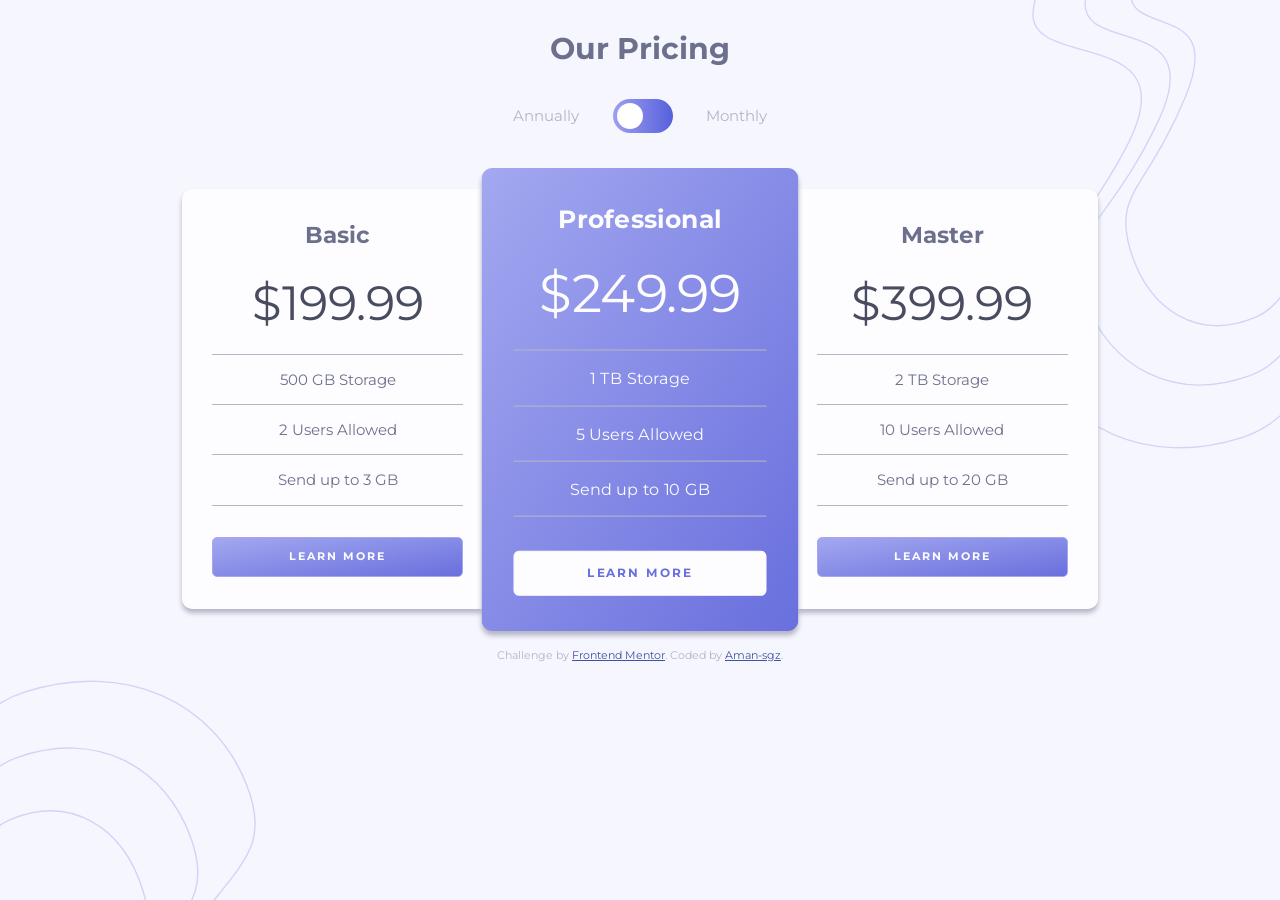
<file: index.html>
<!DOCTYPE html>
<html lang="en">

<head>
  <meta charset="UTF-8">
  <meta name="viewport" content="width=device-width, initial-scale=1.0">
  <!-- displays site properly based on user's device -->

  <link rel="icon" type="image/png" sizes="32x32" href="./images/favicon-32x32.png">
  <link rel="stylesheet" href="styles/styles.css">

  <title>Frontend Mentor | [Pricing component with toggle]</title>

</head>

<body>

  <header>
    <h1 class="header__title">Our Pricing</h1>
    <div class="header__content">
      <p>Annually</p>
      <label for="toggle" class="switch">
        <input type="checkbox" name="toggle" id="toggle">
        <span class="slider round"></span>
      </label>
      <p>Monthly</p>
    </div>
  </header>

  <main>
    <div class="cards" id="cards">
      <div class="card">
        <h2 class="card__title">Basic</h2>
        <p class="card__price monthly">&dollar;19.99</p>
        <p class="card__price annually">&dollar;199.99</p>
        <ul class="card__list">
          <li class="details">500 GB Storage</li>
          <li class="details">2 Users Allowed</li>
          <li class="details">Send up to 3 GB</li>
        </ul>
        <button class="card__btn--blue">Learn More</button>
      </div>

      <div class="card card-blue">
        <h2 class="card-blue__title">Professional</h2>
        <p class="card-blue__price monthly">&dollar;24.99</p>
        <p class="card-blue__price annually">&dollar;249.99</p>
        <ul class="card__list">
          <li class="details">1 TB Storage</li>
          <li class="details">5 Users Allowed</li>
          <li class="details">Send up to 10 GB</li>
        </ul>
        <button class="card__btn--white">Learn More</button>
      </div>

      <div class="card">
        <h2 class="card__title">Master</h2>
        <p class="card__price monthly">&dollar;39.99</p>
        <p class="card__price annually">&dollar;399.99</p>
        <ul class="card__list">
          <li class="details">2 TB Storage</li>
          <li class="details">10 Users Allowed</li>
          <li class="details">Send up to 20 GB</li>
        </ul>
        <button class="card__btn--blue">Learn More</button>
      </div>
    </div>
  </main>

  <footer>
    <div class="attribution">
      Challenge by <a href="https://www.frontendmentor.io?ref=challenge" target="_blank">Frontend Mentor</a>.
      Coded by <a href="https://github.com/Aman-sgz/Pricing-Component-With-Toggle" target="_blank">Aman-sgz</a>.
    </div>
  </footer>

  <script src="js/scripts.js"></script>
</body>

</html>
</file>
<file: styles/styles.css>
@import url("https://fonts.googleapis.com/css2?family=Montserrat:wght@700&display=swap");
.card .monthly {
  display: none;
}

.show-monthly .card .annually {
  display: none;
}

.show-monthly .card .monthly {
  display: block;
}

/*! normalize.css v8.0.1 | MIT License | github.com/necolas/normalize.css */
/* Document
   ========================================================================== */
/**
 * 1. Correct the line height in all browsers.
 * 2. Prevent adjustments of font size after orientation changes in iOS.
 */
*,
*::after,
*::before {
  -webkit-box-sizing: border-box;
  box-sizing: border-box;
}

html {
  line-height: 1.15;
  /* 1 */
  -webkit-text-size-adjust: 100%;
  /* 2 */
}

/* Sections
     ========================================================================== */
/**
   * Remove the margin in all browsers.
   */
body {
  margin: 0;
}

/**
   * Render the `main` element consistently in IE.
   */
img {
  max-width: 100%;
}

main {
  display: block;
}

/**
   * Correct the font size and margin on `h1` elements within `section` and
   * `article` contexts in Chrome, Firefox, and Safari.
   */
h1 {
  font-size: 2em;
  margin: 0.67em 0;
}

/* Grouping content
     ========================================================================== */
/**
   * 1. Add the correct box sizing in Firefox.
   * 2. Show the overflow in Edge and IE.
   */
hr {
  -webkit-box-sizing: content-box;
  box-sizing: content-box;
  /* 1 */
  height: 0;
  /* 1 */
  overflow: visible;
  /* 2 */
}

/**
   * 1. Correct the inheritance and scaling of font size in all browsers.
   * 2. Correct the odd `em` font sizing in all browsers.
   */
pre {
  font-family: monospace, monospace;
  /* 1 */
  font-size: 1em;
  /* 2 */
}

/* Text-level semantics
     ========================================================================== */
/**
   * Remove the gray background on active links in IE 10.
   */
a {
  background-color: transparent;
}

/**
   * 1. Remove the bottom border in Chrome 57-
   * 2. Add the correct text decoration in Chrome, Edge, IE, Opera, and Safari.
   */
abbr[title] {
  border-bottom: none;
  /* 1 */
  text-decoration: underline;
  /* 2 */
  -webkit-text-decoration: underline dotted;
  text-decoration: underline dotted;
  /* 2 */
}

/**
   * Add the correct font weight in Chrome, Edge, and Safari.
   */
b,
strong {
  font-weight: bolder;
}

/**
   * 1. Correct the inheritance and scaling of font size in all browsers.
   * 2. Correct the odd `em` font sizing in all browsers.
   */
code,
kbd,
samp {
  font-family: monospace, monospace;
  /* 1 */
  font-size: 1em;
  /* 2 */
}

/**
   * Add the correct font size in all browsers.
   */
small {
  font-size: 80%;
}

/**
   * Prevent `sub` and `sup` elements from affecting the line height in
   * all browsers.
   */
sub,
sup {
  font-size: 75%;
  line-height: 0;
  position: relative;
  vertical-align: baseline;
}

sub {
  bottom: -0.25em;
}

sup {
  top: -0.5em;
}

/* Embedded content
     ========================================================================== */
/**
   * Remove the border on images inside links in IE 10.
   */
img {
  border-style: none;
}

/* Forms
     ========================================================================== */
/**
   * 1. Change the font styles in all browsers.
   * 2. Remove the margin in Firefox and Safari.
   */
button,
input,
optgroup,
select,
textarea {
  font-family: inherit;
  /* 1 */
  font-size: 100%;
  /* 1 */
  line-height: 1.15;
  /* 1 */
  margin: 0;
  /* 2 */
}

/**
   * Show the overflow in IE.
   * 1. Show the overflow in Edge.
   */
button,
input {
  /* 1 */
  overflow: visible;
}

/**
   * Remove the inheritance of text transform in Edge, Firefox, and IE.
   * 1. Remove the inheritance of text transform in Firefox.
   */
button,
select {
  /* 1 */
  text-transform: none;
}

/**
   * Correct the inability to style clickable types in iOS and Safari.
   */
button,
[type='button'],
[type='reset'],
[type='submit'] {
  -webkit-appearance: button;
}

/**
   * Remove the inner border and padding in Firefox.
   */
button::-moz-focus-inner,
[type='button']::-moz-focus-inner,
[type='reset']::-moz-focus-inner,
[type='submit']::-moz-focus-inner {
  border-style: none;
  padding: 0;
}

/**
   * Restore the focus styles unset by the previous rule.
   */
button:-moz-focusring,
[type='button']:-moz-focusring,
[type='reset']:-moz-focusring,
[type='submit']:-moz-focusring {
  outline: 1px dotted ButtonText;
}

/**
   * Correct the padding in Firefox.
   */
fieldset {
  padding: 0.35em 0.75em 0.625em;
}

/**
   * 1. Correct the text wrapping in Edge and IE.
   * 2. Correct the color inheritance from `fieldset` elements in IE.
   * 3. Remove the padding so developers are not caught out when they zero out
   *    `fieldset` elements in all browsers.
   */
legend {
  -webkit-box-sizing: border-box;
  box-sizing: border-box;
  /* 1 */
  color: inherit;
  /* 2 */
  display: table;
  /* 1 */
  max-width: 100%;
  /* 1 */
  padding: 0;
  /* 3 */
  white-space: normal;
  /* 1 */
}

/**
   * Add the correct vertical alignment in Chrome, Firefox, and Opera.
   */
progress {
  vertical-align: baseline;
}

/**
   * Remove the default vertical scrollbar in IE 10+.
   */
textarea {
  overflow: auto;
}

/**
   * 1. Add the correct box sizing in IE 10.
   * 2. Remove the padding in IE 10.
   */
[type='checkbox'],
[type='radio'] {
  -webkit-box-sizing: border-box;
  box-sizing: border-box;
  /* 1 */
  padding: 0;
  /* 2 */
}

/**
   * Correct the cursor style of increment and decrement buttons in Chrome.
   */
[type='number']::-webkit-inner-spin-button,
[type='number']::-webkit-outer-spin-button {
  height: auto;
}

/**
   * 1. Correct the odd appearance in Chrome and Safari.
   * 2. Correct the outline style in Safari.
   */
[type='search'] {
  -webkit-appearance: textfield;
  /* 1 */
  outline-offset: -2px;
  /* 2 */
}

/**
   * Remove the inner padding in Chrome and Safari on macOS.
   */
[type='search']::-webkit-search-decoration {
  -webkit-appearance: none;
}

/**
   * 1. Correct the inability to style clickable types in iOS and Safari.
   * 2. Change font properties to `inherit` in Safari.
   */
::-webkit-file-upload-button {
  -webkit-appearance: button;
  /* 1 */
  font: inherit;
  /* 2 */
}

/* Interactive
     ========================================================================== */
/*
   * Add the correct display in Edge, IE 10+, and Firefox.
   */
details {
  display: block;
}

/*
   * Add the correct display in all browsers.
   */
summary {
  display: list-item;
}

/* Misc
     ========================================================================== */
/**
   * Add the correct display in IE 10+.
   */
template {
  display: none;
}

/**
   * Add the correct display in IE 10.
   */
[hidden] {
  display: none;
}
html {
  min-height: 100%;
}

body {
  font-family: "Montserrat", "sans-serif";
  font-size: 15px;
  margin: 0;
  background-image: url(../images/bg-top.svg);
  background-repeat: no-repeat;
  background-size: contain;
  background-position: 180px -50px;
  background-color: #f6f6fe;
}

@media screen and (min-width: 1200px) {
  body {
    background-image: url(../images/bg-top.svg), url(../images/bg-bottom.svg);
    background-repeat: no-repeat, no-repeat;
    background-position: right top, left bottom;
    background-size: 20%, 20%;
  }
}

/* Header
------------------------------------------------------------------------------ */
.header__title {
  color: #6d708d;
  text-align: center;
  margin: 3rem;
}

@media screen and (min-width: 1200px) {
  .header__title {
    margin: 2rem;
  }
}

.header__content {
  display: -webkit-box;
  display: -ms-flexbox;
  display: flex;
  -webkit-box-pack: space-evenly;
      -ms-flex-pack: space-evenly;
          justify-content: space-evenly;
  margin: 2rem auto;
}

@media screen and (min-width: 1200px) {
  .header__content {
    -webkit-box-pack: space-evenly;
        -ms-flex-pack: space-evenly;
            justify-content: space-evenly;
    margin: 2rem 30rem;
  }
}

.header__content p {
  margin: 0.5rem 1rem;
  color: #b3b5c6;
}

/* Attribution
--------------------------------------------------------------------------------- */
.attribution {
  font-size: 11px;
  text-align: center;
  color: #b3b5c6;
  margin: 1rem auto;
}

.attribution a {
  color: #3e52a3;
}

.cards {
  display: -webkit-box;
  display: -ms-flexbox;
  display: flex;
  -webkit-box-orient: vertical;
  -webkit-box-direction: normal;
      -ms-flex-direction: column;
          flex-direction: column;
  -webkit-box-align: center;
      -ms-flex-align: center;
          align-items: center;
  width: 90%;
  margin: 0 auto;
}

@media screen and (min-width: 1200px) {
  .cards {
    display: -webkit-box;
    display: -ms-flexbox;
    display: flex;
    -webkit-box-orient: horizontal;
    -webkit-box-direction: normal;
        -ms-flex-direction: row;
            flex-direction: row;
  }
}

.card,
.card-blue {
  display: -webkit-box;
  display: -ms-flexbox;
  display: flex;
  -webkit-box-orient: vertical;
  -webkit-box-direction: normal;
      -ms-flex-direction: column;
          flex-direction: column;
  -webkit-box-align: center;
      -ms-flex-align: center;
          align-items: center;
  width: 95%;
  margin: 1.5rem auto;
  padding: 1rem;
  -webkit-box-shadow: 0 4px 5px #b3b5c6;
          box-shadow: 0 4px 5px #b3b5c6;
  border-radius: 10px;
  color: #6d708d;
  background-color: #fdfdff;
}

@media screen and (min-width: 700px) {
  .card,
  .card-blue {
    width: 60%;
  }
}

@media screen and (min-width: 1200px) {
  .card,
  .card-blue {
    width: 27%;
  }
}

.card-blue {
  background-image: -webkit-gradient(linear, right bottom, left top, from(#696fdd), to(#a3a8f0));
  background-image: linear-gradient(to left top, #696fdd, #a3a8f0);
  color: #fdfdff;
}

@media screen and (min-width: 1200px) {
  .card-blue {
    margin-left: -10%;
    margin-right: -10%;
    -webkit-transform: scale(1.1);
            transform: scale(1.1);
    width: 25%;
    z-index: 100;
  }
}

.card__title {
  color: #6d708d;
}

/* Prices
------------------------------------------------------------------------------  */
.card__price {
  font-size: 3rem;
  color: #494c5f;
  margin: 0.5rem auto;
}

.card-blue__price {
  font-size: 3rem;
  color: #fdfdff;
  margin: 0.5rem auto;
}

/* Details
---------------------------------------------------------------------------------*/
.card__list {
  list-style-type: none;
  border-top: 1px solid #b3b5c6;
  padding: 0;
  text-align: center;
  width: 90%;
}

.card__list .details {
  border-bottom: 1px solid #b3b5c6;
  margin: 0 auto;
  padding: 1rem;
}

.card__btn--white,
.card__btn--blue {
  font-size: 0.7rem;
  font-weight: bold;
  letter-spacing: 2px;
  border-radius: 5px;
  text-transform: uppercase;
  padding: 0.8rem 0.5rem;
  margin: 1rem 0;
  color: #fdfdff;
  width: 90%;
}

.card__btn--white:focus,
.card__btn--blue:focus {
  outline: none;
}

.card__btn--white {
  background-color: #fdfdff;
  color: #696fdd;
  border: 1px solid #fdfdff;
}

@media screen and (min-width: 992px) {
  .card__btn--white:hover {
    background-image: -webkit-gradient(linear, right bottom, left top, from(#696fdd), to(#a3a8f0));
    background-image: linear-gradient(to left top, #696fdd, #a3a8f0);
    border: 1px solid #f6f6fe;
    color: #fdfdff;
    cursor: pointer;
  }
}

.card__btn--blue {
  background-image: -webkit-gradient(linear, right bottom, left top, from(#696fdd), to(#a3a8f0));
  background-image: linear-gradient(to left top, #696fdd, #a3a8f0);
  border: 1px solid #a3a8f0;
}

@media screen and (min-width: 992px) {
  .card__btn--blue:hover {
    background-image: none;
    background-color: #fdfdff;
    border: 1px solid #696fdd;
    color: #696fdd;
    cursor: pointer;
  }
}

/* Switch
---------------------------------------------------------------------------------*/
.switch {
  position: relative;
  display: inline-block;
  width: 60px;
  height: 34px;
}

.switch input {
  opacity: 0;
  width: 0;
  height: 0;
}

.slider {
  position: absolute;
  cursor: pointer;
  top: 0;
  left: 0;
  right: 0;
  bottom: 0;
  background-image: -webkit-gradient(linear, left top, right top, from(#9da0f1), to(#5760db));
  background-image: linear-gradient(to right, #9da0f1, #5760db);
  -webkit-transition: .4s;
  transition: .4s;
}

.slider:before {
  position: absolute;
  content: "";
  height: 26px;
  width: 26px;
  left: 4px;
  bottom: 4px;
  background-color: white;
  -webkit-transition: .4s;
  transition: .4s;
}

input:checked + .slider {
  background-image: -webkit-gradient(linear, left top, right top, from(#dedff7), to(#a3a8f0));
  background-image: linear-gradient(to right, #dedff7, #a3a8f0);
}

input:focus + .slider {
  -webkit-box-shadow: 0 0 1px #2196F3;
          box-shadow: 0 0 1px #2196F3;
}

input:checked + .slider:before {
  -webkit-transform: translateX(26px);
          transform: translateX(26px);
}

/* Rounded sliders */
.slider.round {
  border-radius: 34px;
}

.slider.round:before {
  border-radius: 50%;
}
/*# sourceMappingURL=styles.css.map */
</file>
